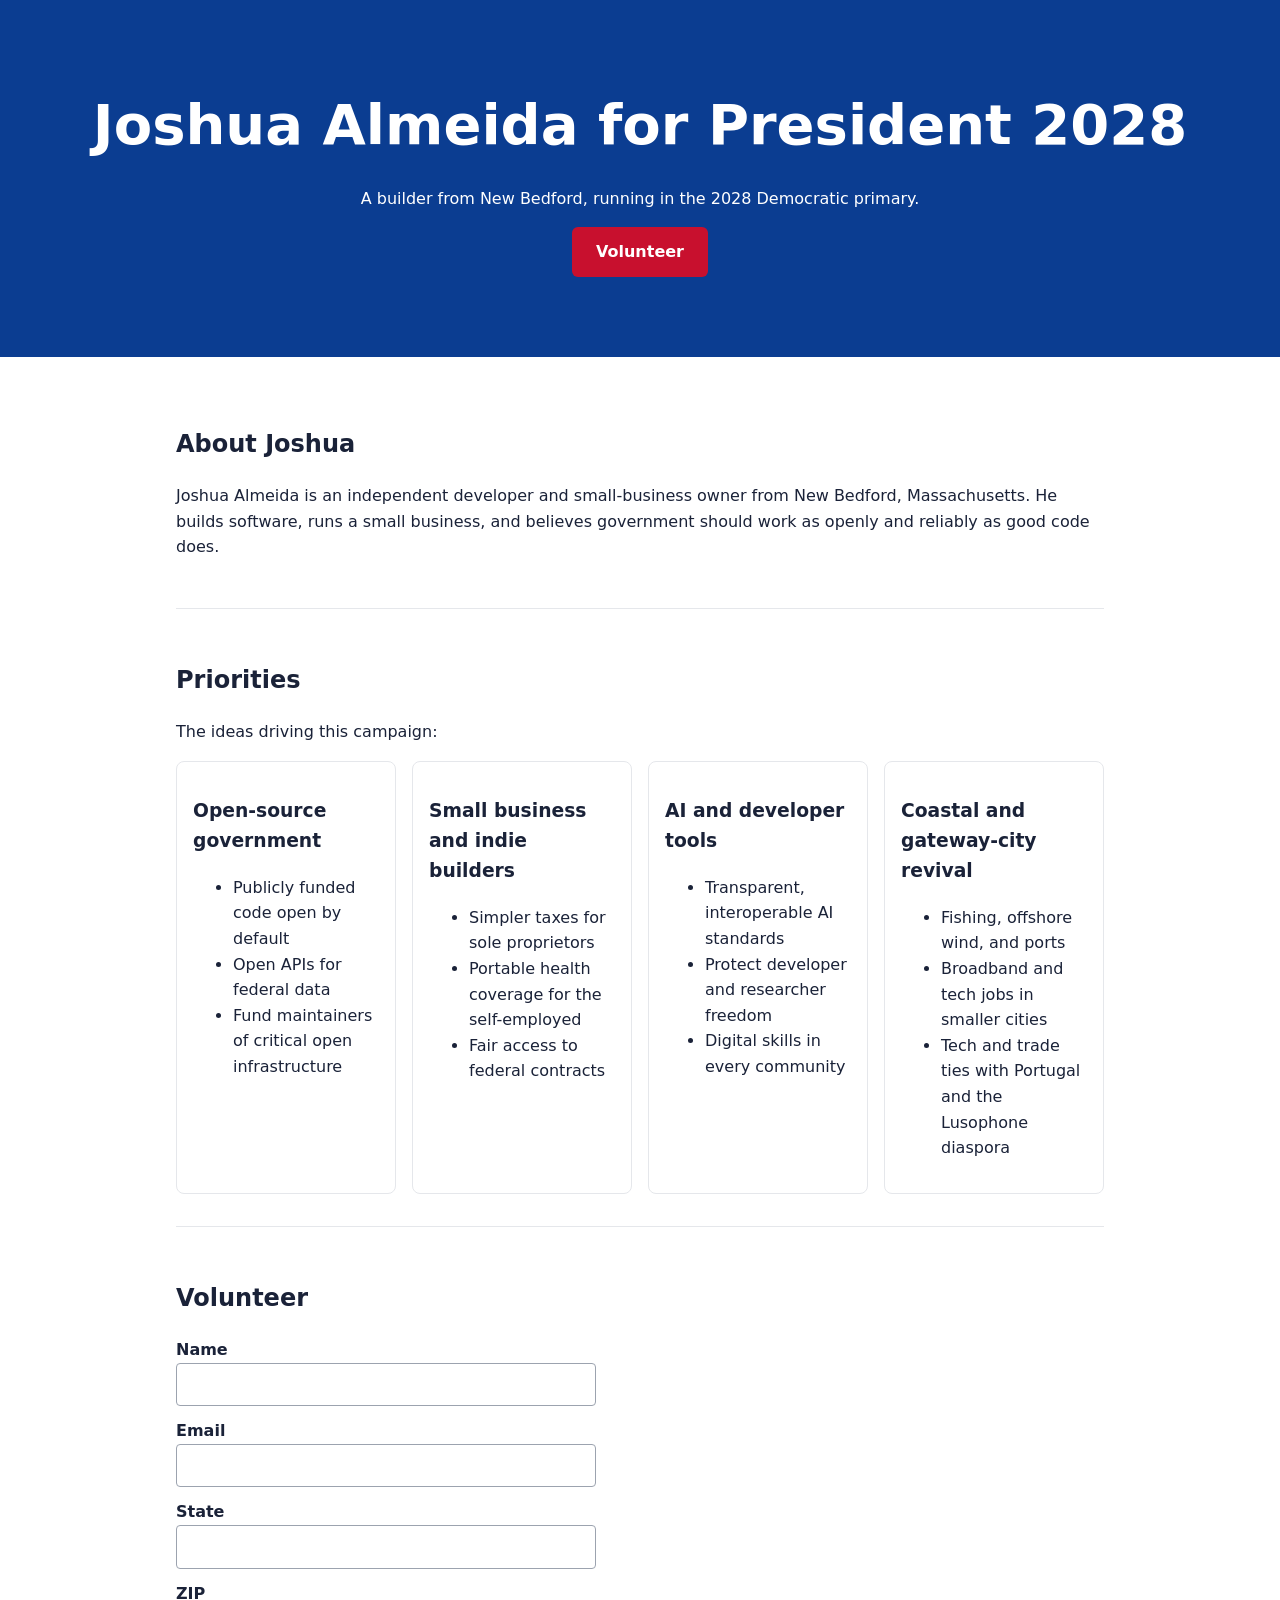
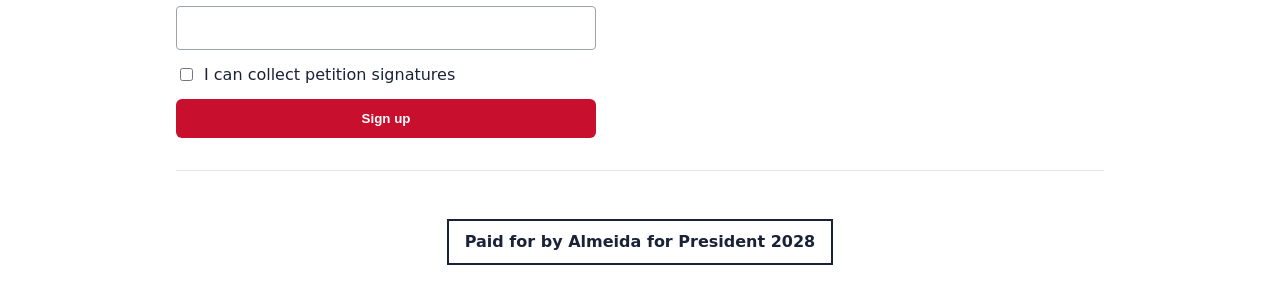
<file: index.html>
<!doctype html><html lang="en"><head><meta charset="utf-8"><meta name="viewport" content="width=device-width,initial-scale=1">
<title>Joshua Almeida for President 2028</title><link rel="stylesheet" href="style.css"></head><body>
<header class="hero"><h1>Joshua Almeida for President 2028</h1><p>A builder from New Bedford, running in the 2028 Democratic primary.</p><a class="btn" href="#volunteer">Volunteer</a></header>
<main>
<section id="about"><h2>About Joshua</h2><p>Joshua Almeida is an independent developer and small-business owner from New Bedford, Massachusetts. He builds software, runs a small business, and believes government should work as openly and reliably as good code does.</p></section>
<section id="priorities"><h2>Priorities</h2><p>The ideas driving this campaign:</p>
<div class="grid">
<div class="card"><h3>Open-source government</h3><ul><li>Publicly funded code open by default</li><li>Open APIs for federal data</li><li>Fund maintainers of critical open infrastructure</li></ul></div>
<div class="card"><h3>Small business and indie builders</h3><ul><li>Simpler taxes for sole proprietors</li><li>Portable health coverage for the self-employed</li><li>Fair access to federal contracts</li></ul></div>
<div class="card"><h3>AI and developer tools</h3><ul><li>Transparent, interoperable AI standards</li><li>Protect developer and researcher freedom</li><li>Digital skills in every community</li></ul></div>
<div class="card"><h3>Coastal and gateway-city revival</h3><ul><li>Fishing, offshore wind, and ports</li><li>Broadband and tech jobs in smaller cities</li><li>Tech and trade ties with Portugal and the Lusophone diaspora</li></ul></div>
</div></section>
<section id="volunteer"><h2>Volunteer</h2>
<form action="https://formsubmit.co/Fitzyracing1@gmail.com" method="POST">
<input type="hidden" name="_subject" value="New volunteer sign-up: Almeida 2028">
<input type="hidden" name="_template" value="table">
<input type="hidden" name="_captcha" value="true">
<input type="hidden" name="_next" value="https://fitzyracing1.github.io/almeida2028/thanks.html">
<label>Name<input name="name" required></label>
<label>Email<input type="email" name="email" required></label>
<label>State<input name="state" required maxlength="20"></label>
<label>ZIP<input name="zip" required pattern="[0-9]{5}" inputmode="numeric"></label>
<label class="check"><input type="checkbox" name="petition_signatures" value="yes"> I can collect petition signatures</label>
<button class="btn" type="submit">Sign up</button></form></section>
</main>
<footer><div class="disclaimer">Paid for by Almeida for President 2028</div></footer>
</body></html>
</file>
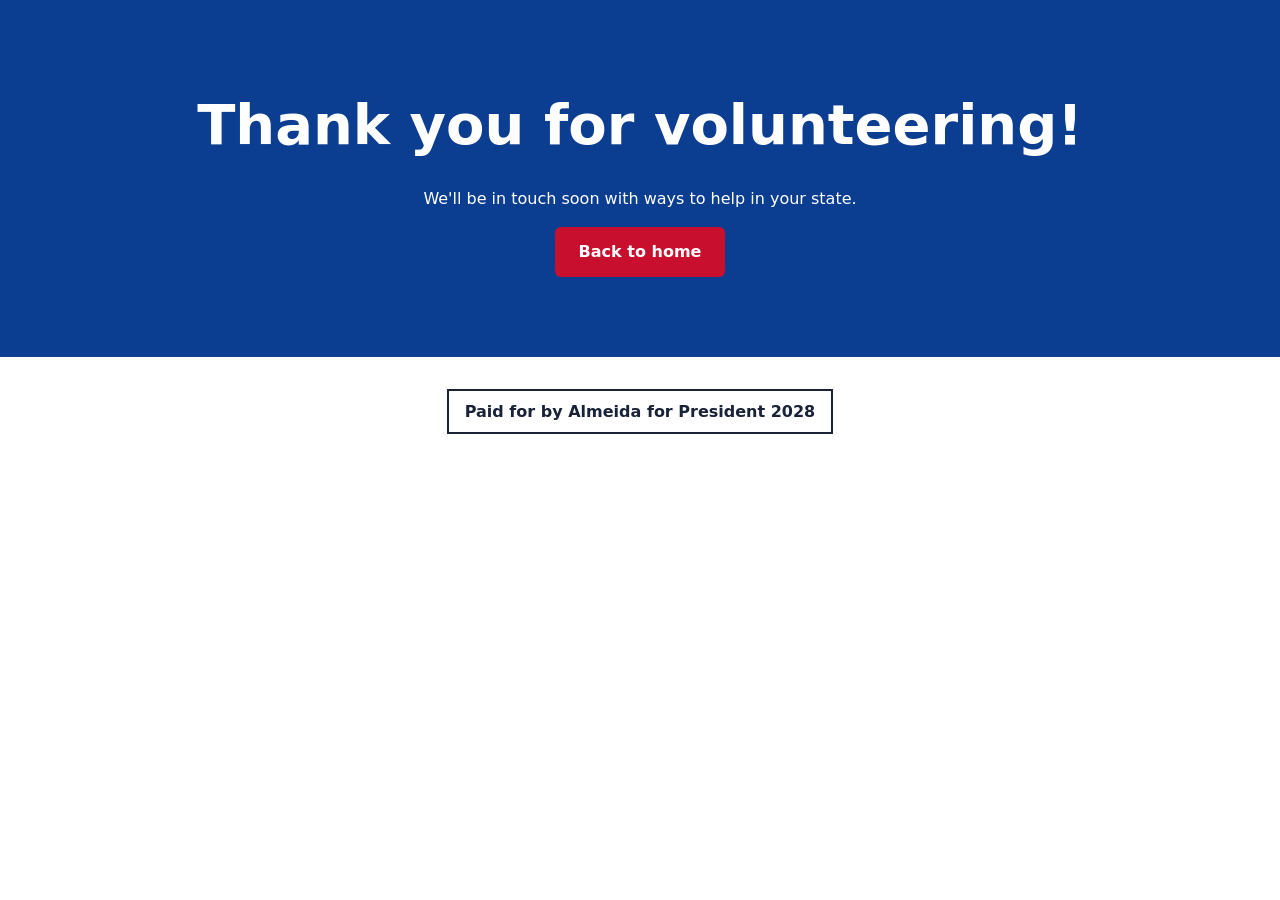
<file: thanks.html>
<!doctype html><html lang="en"><head><meta charset="utf-8"><meta name="viewport" content="width=device-width,initial-scale=1"><title>Thank you | Almeida 2028</title><link rel="stylesheet" href="style.css"></head><body>
<header class="hero"><h1>Thank you for volunteering!</h1><p>We'll be in touch soon with ways to help in your state.</p><a class="btn" href="./">Back to home</a></header>
<footer><div class="disclaimer">Paid for by Almeida for President 2028</div></footer></body></html>
</file>
<file: style.css>
*{box-sizing:border-box}body{margin:0;font-family:system-ui,sans-serif;color:#1a2238;line-height:1.6}
.hero{background:#0b3d91;color:#fff;text-align:center;padding:5rem 1rem}.hero h1{margin:0 0 .5rem;font-size:clamp(2rem,5vw,3.5rem)}
main{max-width:960px;margin:auto;padding:1rem}section{padding:2rem 0;border-bottom:1px solid #e5e7eb}
.btn{display:inline-block;background:#c8102e;color:#fff;border:0;padding:.75rem 1.5rem;border-radius:6px;font-weight:600;text-decoration:none;cursor:pointer}
.placeholder{background:#fff3cd;padding:.5rem 1rem;border-radius:4px}.grid{display:grid;grid-template-columns:repeat(auto-fit,minmax(220px,1fr));gap:1rem}
.card{border:1px solid #e5e7eb;border-radius:8px;padding:1rem}form{display:grid;gap:.75rem;max-width:420px}
label{display:grid;font-weight:600}input{padding:.5rem;border:1px solid #9ca3af;border-radius:4px;font:inherit}.check{display:flex;gap:.5rem;font-weight:400}
footer{text-align:center;padding:2rem}.disclaimer{display:inline-block;border:2px solid #1a2238;padding:.5rem 1rem;font-weight:600}
</file>
